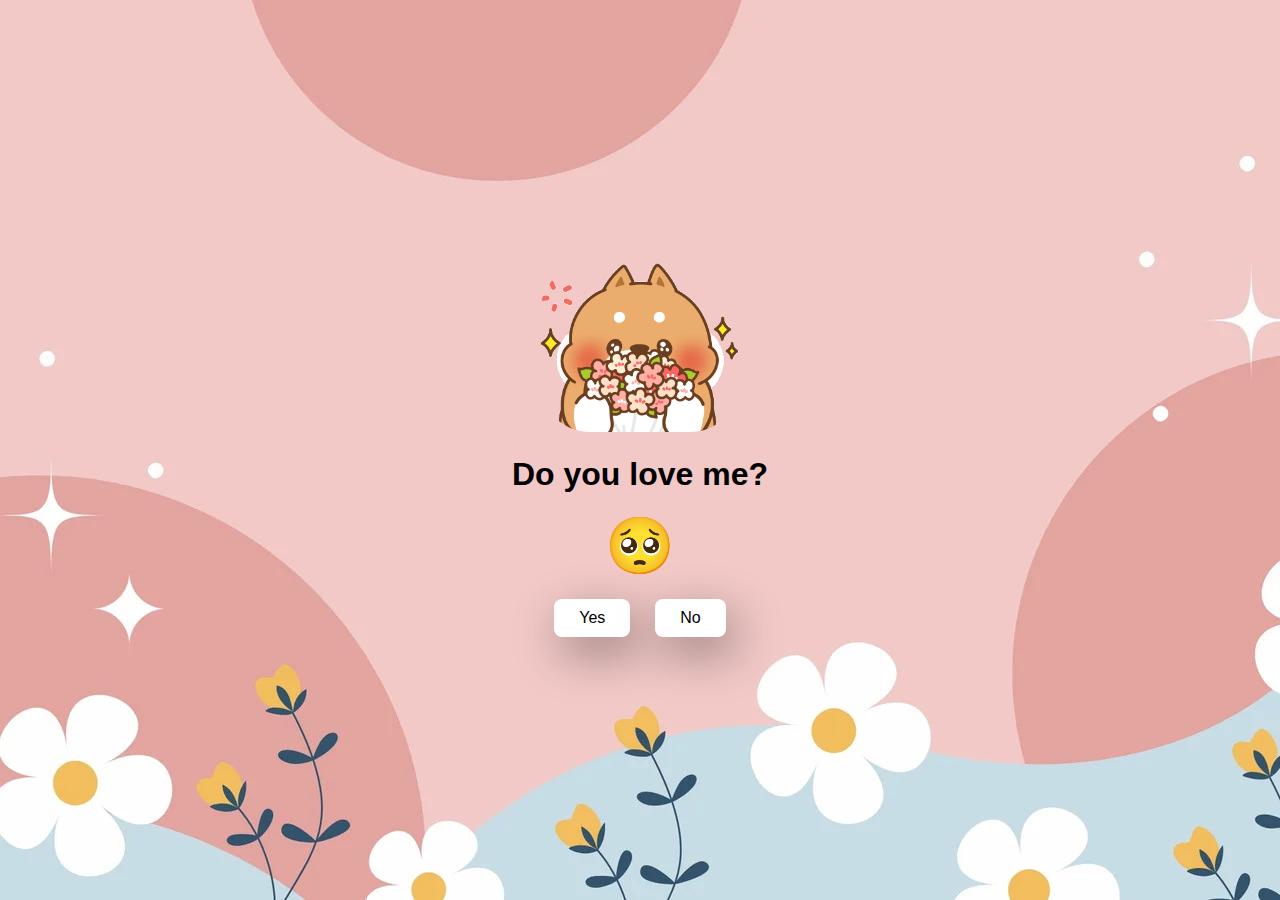
<file: index.html>
<!DOCTYPE html>
<html lang="en">
<head>
    <meta charset="UTF-8">
    <meta name="viewport" content="width=device-width, initial-scale=1.0">
    <title>Do you love me?</title>
    <link rel="stylesheet" href="style.css">
</head>
<body>
    <div class="container">
        <div class="image">
            <img src="./assets/love-1.gif" alt="img">
        </div>
        <h1>Do you love me?</h1>
        <p>🥺</p>

        <div class="btn">
            <a href="./yes.html">Yes</a>
            <a href="./no1.html">No</a>
        </div>
    </div>
    <script src="./main.js"></script>
</body>
</html>
</file>
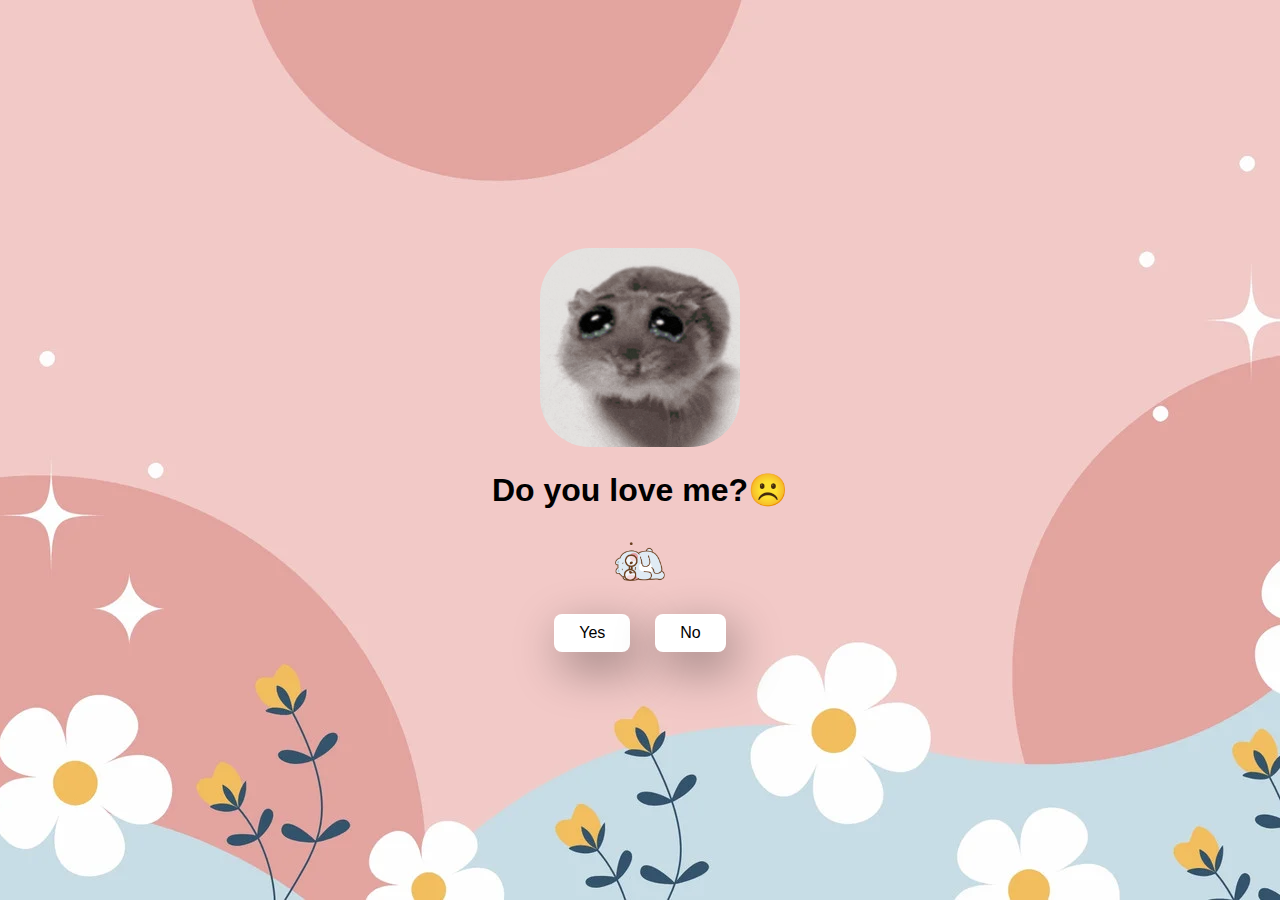
<file: no1.html>
<!DOCTYPE html>
<html lang="en">
<head>
    <meta charset="UTF-8">
    <meta name="viewport" content="width=device-width, initial-scale=1.0">
    <title>Do you love me?</title>
    <link rel="stylesheet" href="style.css">
</head>
<body>
    <div class="container">
        <div class="image">
            <img src="./assets/cute-1.gif" alt="img">
        </div>
        <h1>Do you love me?☹️</h1>
        <p>
            <img src="./assets/sad-2.gif" class="yes" alt="">
        </p>

        <div class="btn">
            <a href="./yes.html">Yes</a>
            <a href="./no2.html">No</a>
        </div>
         
    </div>
    <script src="./main.js"></script>
</body>
</html>
</file>
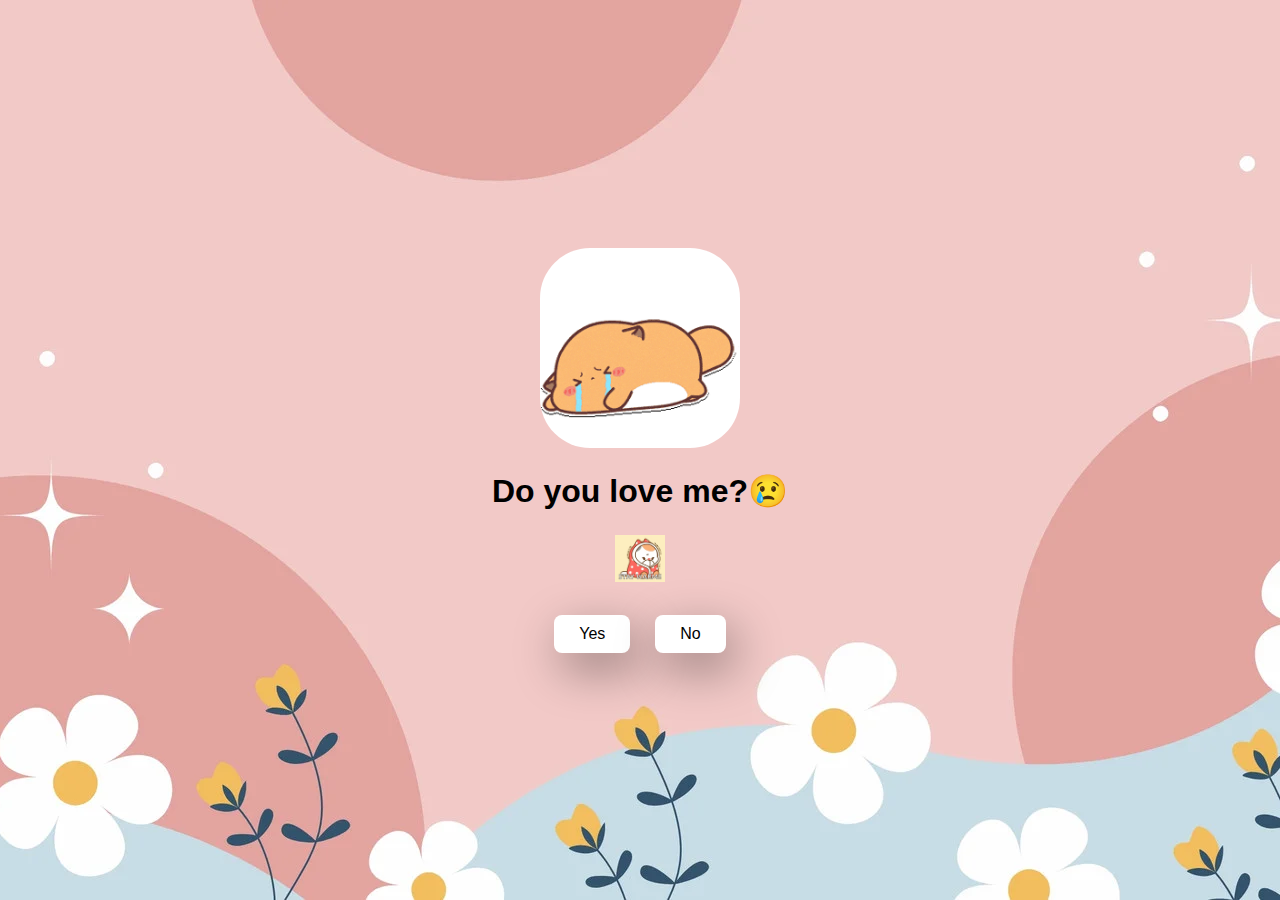
<file: no2.html>
<!DOCTYPE html>
<html lang="en">
<head>
    <meta charset="UTF-8">
    <meta name="viewport" content="width=device-width, initial-scale=1.0">
    <title>Do you love me?</title>
    <link rel="stylesheet" href="style.css">
</head>
<body>
    <div class="container">
        <div class="image">
            <img src="./assets/sad-4.gif" alt="img">
        </div>
        <h1>Do you love me?😢</h1>
        <p>
            <img src="./assets/ton-pic16.gif" class="yes" alt="">
        </p>

        <div class="btn">
            <a href="./yes.html">Yes</a>
            <a href="./no3.html">No</a>
        </div>
    </div>
    <script src="./main.js"></script>
</body>
</html>
</file>
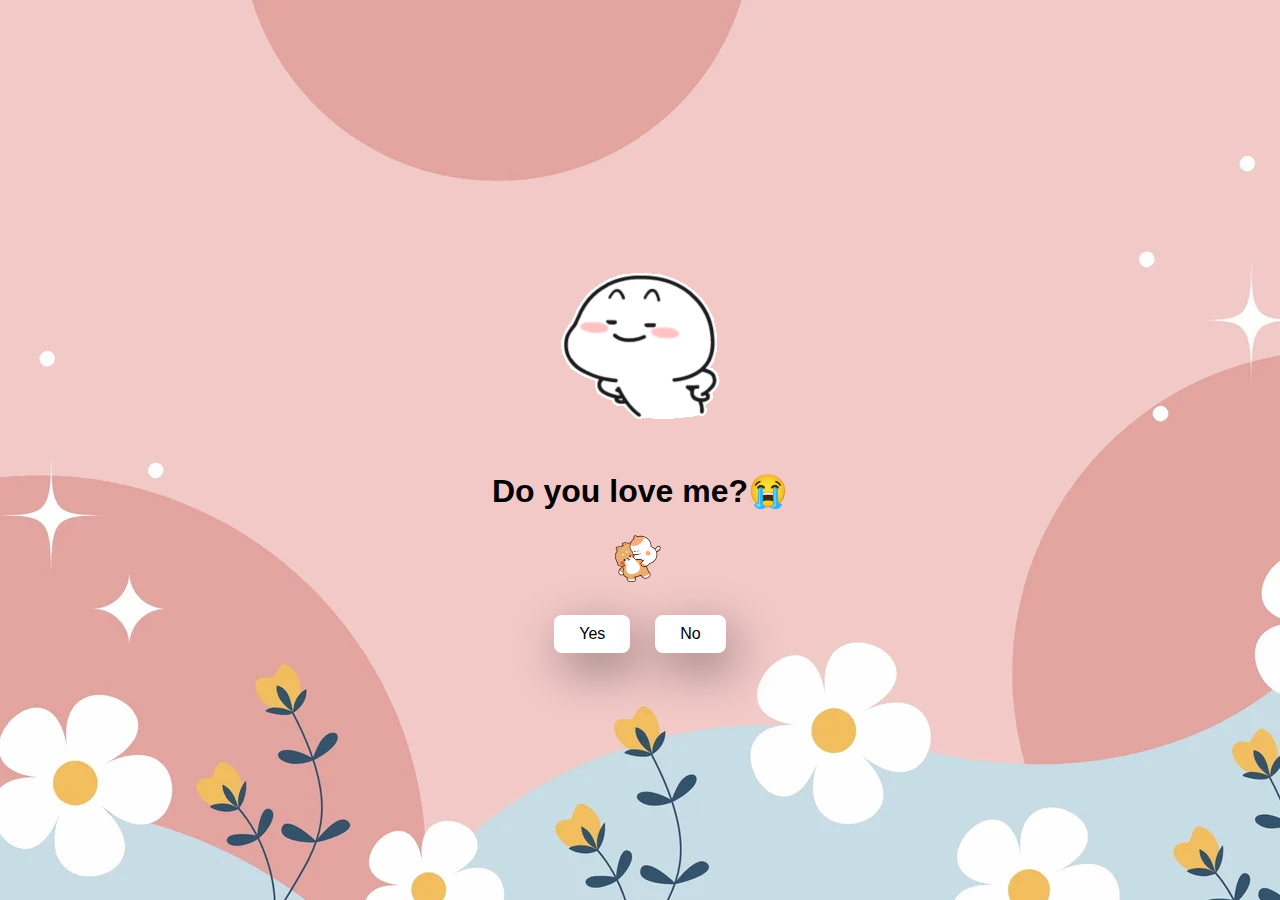
<file: no3.html>
<!DOCTYPE html>
<html lang="en">
<head>
    <meta charset="UTF-8">
    <meta name="viewport" content="width=device-width, initial-scale=1.0">
    <title>Do you love me?</title>
    <link rel="stylesheet" href="style.css">
</head>
<body>
    <div class="container">
        <div class="image">
            <img src="./assets/yee-2.gif" alt="img">
        </div>
        <h1>Do you love me?😭</h1>
        <p>
            <img src="./assets/ton-pic15.gif" class="yes" alt="">
        </p>

        <div class="btn">
            <a href="./yes.html">Yes</a>
            <a href="#" id="move-rendom">No</a>
        </div>
    </div>
    <script src="./main.js"></script>
</body>
</html>
</file>
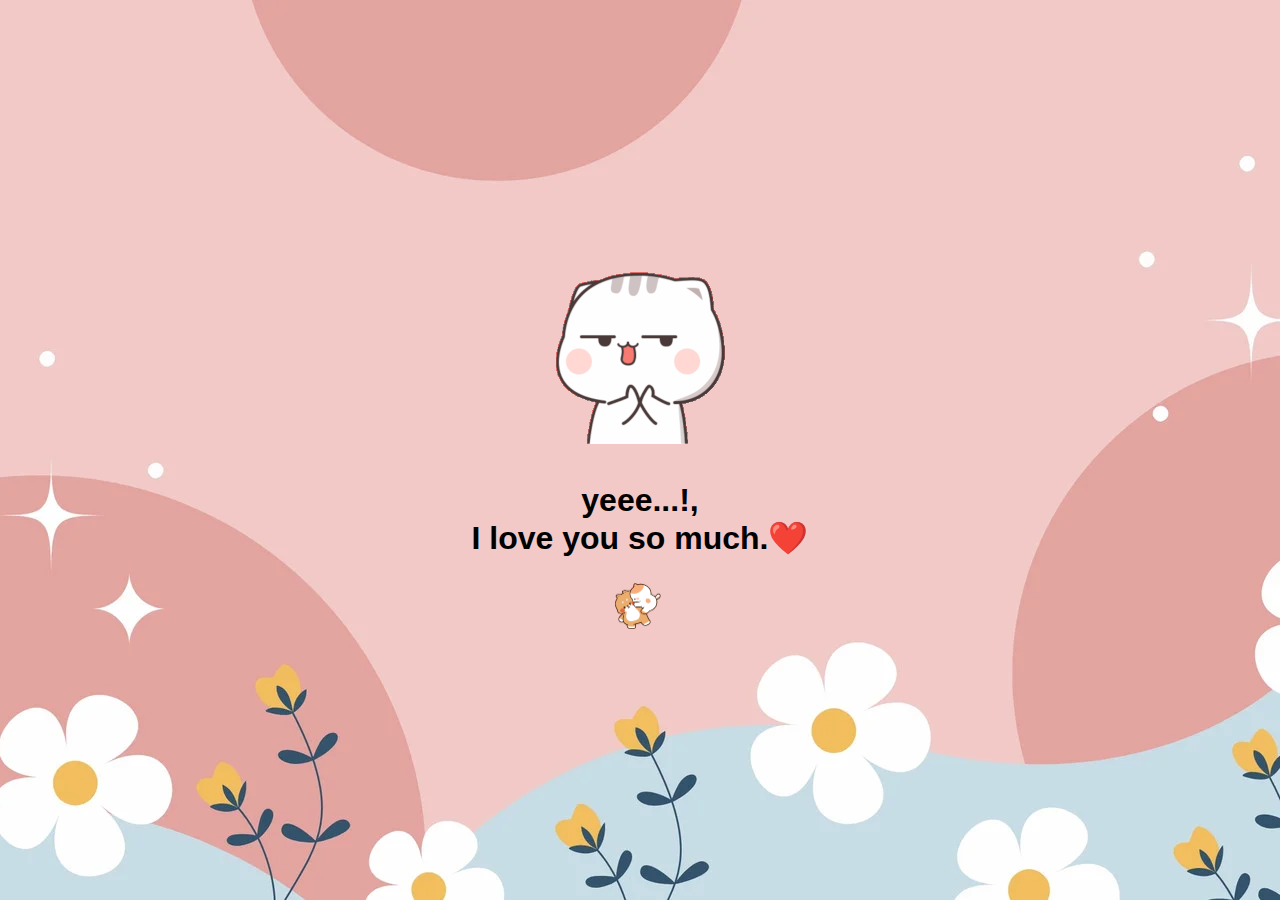
<file: yes.html>
<!DOCTYPE html>
<html lang="en">
<head>
    <meta charset="UTF-8">
    <meta name="viewport" content="width=device-width, initial-scale=1.0">
    <title>Do you love me?</title>
    <link rel="stylesheet" href="style.css">
</head>
<body>
    <div class="container">
        <div class="image">
            <img src="./assets/ton-pic18.gif" alt="img">
        </div>
        <h1>yeee...!,<br>I love you so much.❤️</h1>
        <p>
            <img src="./assets/ton-pic15.gif" class="yes" alt="">
        </p>
    </div>
    <script src="./main.js"></script>
</body>
</html>
</file>
<file: style.css>
@import url('https://fonts.googleapis.com/css2?family=Dancing+Script:wght@400..700&display=swap');

* {
    margin: 0;
    padding: 0;
    box-sizing: border-box;
    font-family: sans-serif;
}

body {
    width: 100%;
    min-height: 100vh;
    display: flex;
    justify-content: center;
    align-items: center;
    background-image: url(./assets/pink-3.webp);
    background-position: center;
    background-size: cover;
}

.container {
    display: flex;
    flex-direction: column;
    text-align: center;
    align-items: center;
    gap: 20px;
    max-width: 500px;
}

.container .image {
    max-width: 200px;
}

.image img {
    width: 100%;
    height: auto;
    border-radius: 50px;
}
.container .btn {
    display: flex;
    gap: 25px;
}

.container p {
    font-size: 3.5rem;
    color: #fff;
    font-weight: 500;
}

.btn a {
    text-decoration: none;
    color: #000;
    background-color: #fff;
    padding: 10px 25px;
    border-radius: 8px;
    box-shadow: 0.5rem 1rem 3rem rgba(0, 0, 0, 0.4);
}

.btn a:hover {
    scale: 1.1;
    background-color: #000;
    color: #fff;
}

h3 {
    color: #000;
    font-size: 2rem;
    font-weight: 500;
    margin-top: 200px;
}

p .yes {
    width: 50px;
}
</file>
